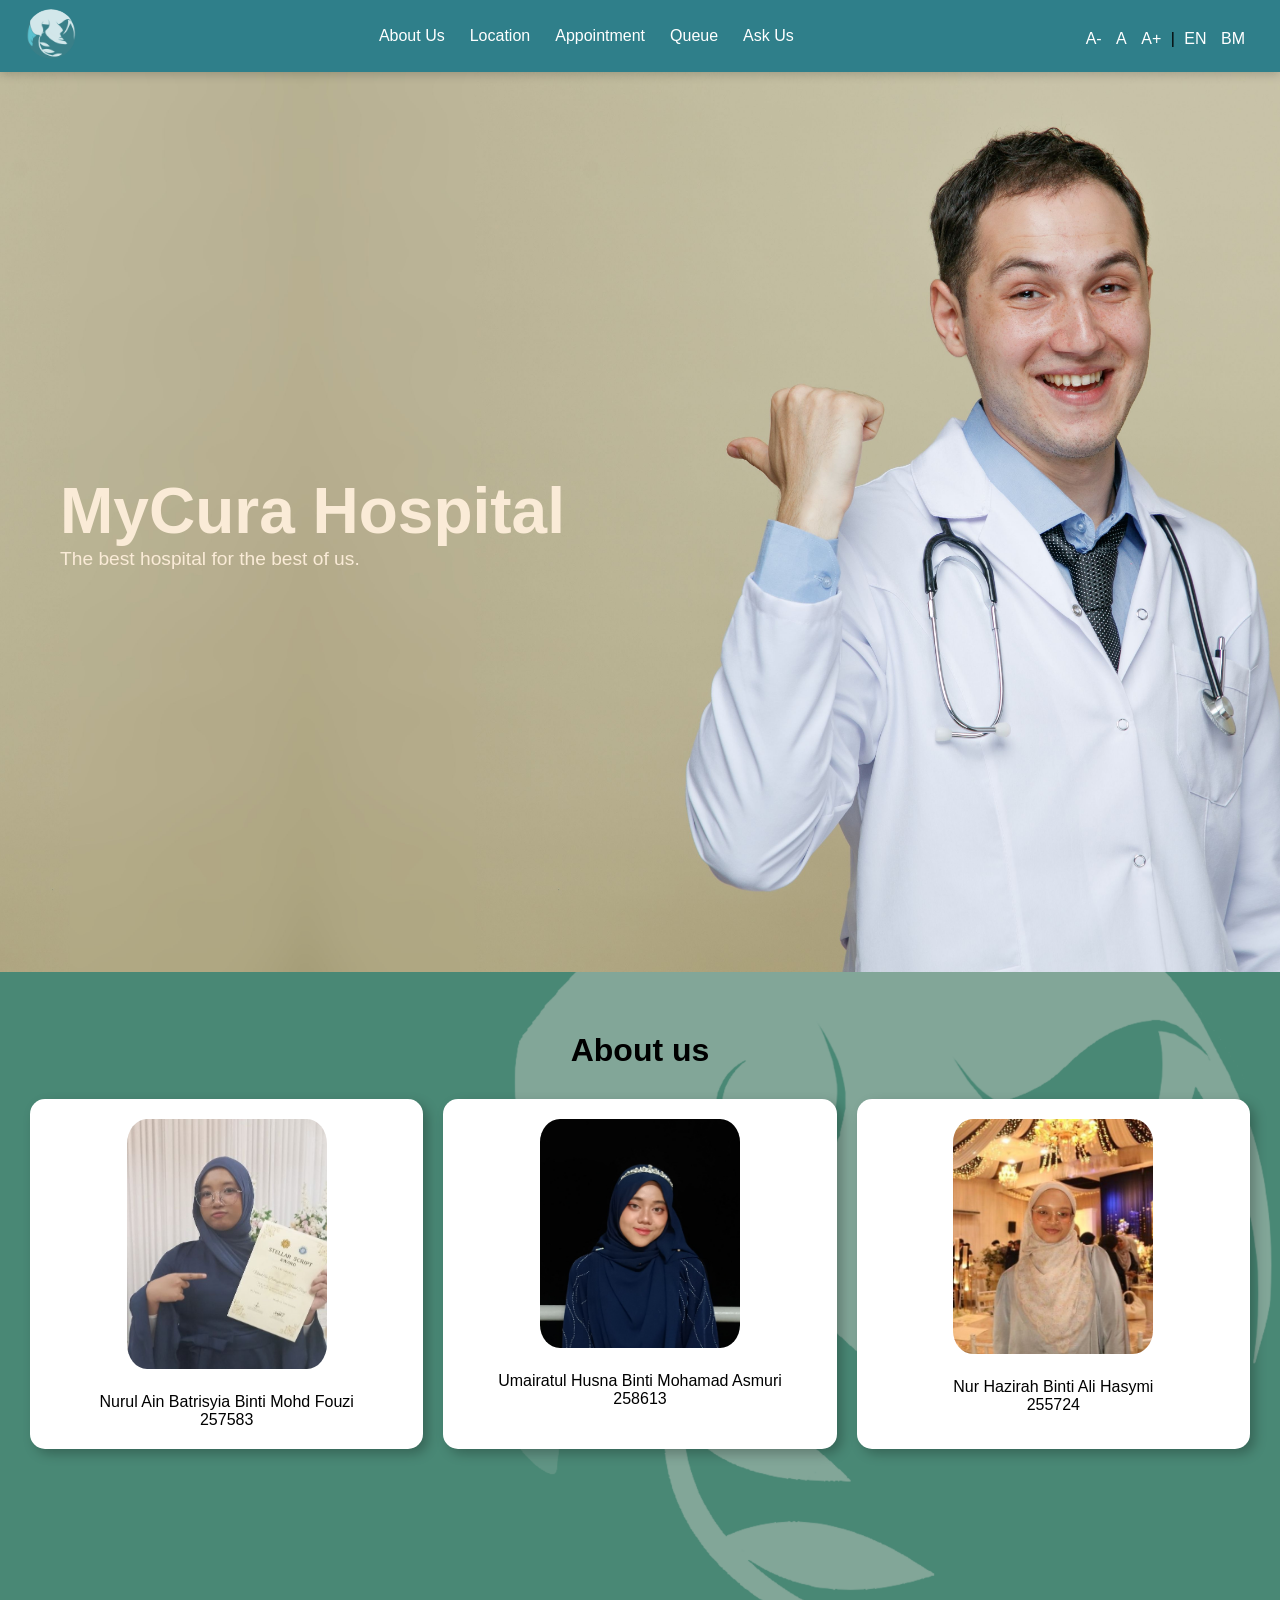
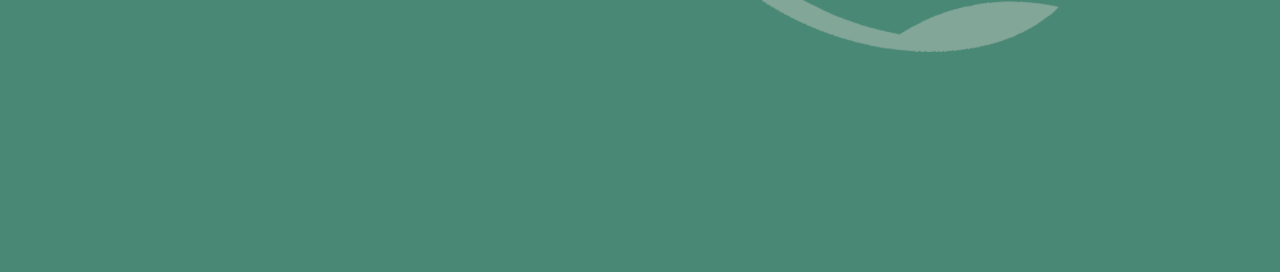
<file: index.html>
<!DOCTYPE html>
<html>
    <head>
    <meta charset="UTF-8">
    <meta name="viewport" content="width=device-width, initial-scale =1.0">
    <title>index</title>
    <link rel="stylesheet" href="index.css">
    </head>
    
    <body class="medium">
<div class="navbar">
    <div class="logo">
    <a href="index.html">
        <img src="img/logo.png" alt="To index">
    </a>
</div>

    <div class="menu">
        <a href="index.html#about-us" id="navAbout">About Us</a>
        <a href="location.html" id="navLocation">Location</a>
        <a href="app.html" id="navApp">Appointment</a>
        <a href="queue.html" id="navQueue">Queue</a>
        <a href="askDoctor.html" id="navAsk">Ask Us</a>
    </div>

    <div class="right">
        <span onclick="setFont('small')">A-</span>
        <span onclick="setFont('medium')">A</span>
        <span onclick="setFont('large')">A+</span>
        |
        <span onclick="setLang('en')">EN</span>
        <span onclick="setLang('bm')">BM</span>
    </div>
</div>
            <div id="mainhomepage">
                <div class="texthomepg">
                    <h1>MyCura Hospital</h1>
                    <p style="font-size: 120%;" id="navDesc">The best hospital for the best of us.</p>
                </div>
            </div>
            <div id="about-us">
                <h1>About us</h1>
                    <div class="team">
                       <div class="box">
                            <img src="img/ain.jpg">
                           <p>Nurul Ain Batrisyia Binti Mohd Fouzi</p>
                           <p>257583</p>
                        </div>

                      <div class="box">
                         <img src="img/husna.jpg">
                         <p>Umairatul Husna Binti Mohamad Asmuri</p>
                         <p>258613</p>
                         </div>

                    <div class="box">
                          <img src="img/haz.jpg">
                         <p>Nur Hazirah Binti Ali Hasymi</p>
                         <p>255724</p>
                  </div>
                </div>
            </div>

<script>

// FONT SIZE FUNCTION
function setFont(size){
    document.body.className = size;
}

// LANGUAGE DATA
const text = {
    en: {
        navAbout: "About Us",
        navLocation: "Location",
        navApp: "Appointment",
        navQueue: "Queue",
        navAsk: "Ask Us",
        navDesc: "The best hospital for the best of us."
    },
    bm: {
        navAbout: "Tentang Kami",
        navLocation: "Lokasi",
        navApp: "Temu Janji",
        navQueue: "Giliran",
        navAsk: "Tanya Kami",
        navDesc: "Hospital terbaik untuk yang terbaik."
    }
};

// CHANGE LANGUAGE
function setLang(lang){
    document.getElementById("navAbout").innerHTML = text[lang].navAbout;
    document.getElementById("navLocation").innerHTML = text[lang].navLocation;
    document.getElementById("navApp").innerHTML = text[lang].navApp;
    document.getElementById("navQueue").innerHTML = text[lang].navQueue;
    document.getElementById("navAsk").innerHTML = text[lang].navAsk;
    document.getElementById("navDesc").innerHTML = text[lang].navDesc;
}

</script>
    </body>
</html>
</file>
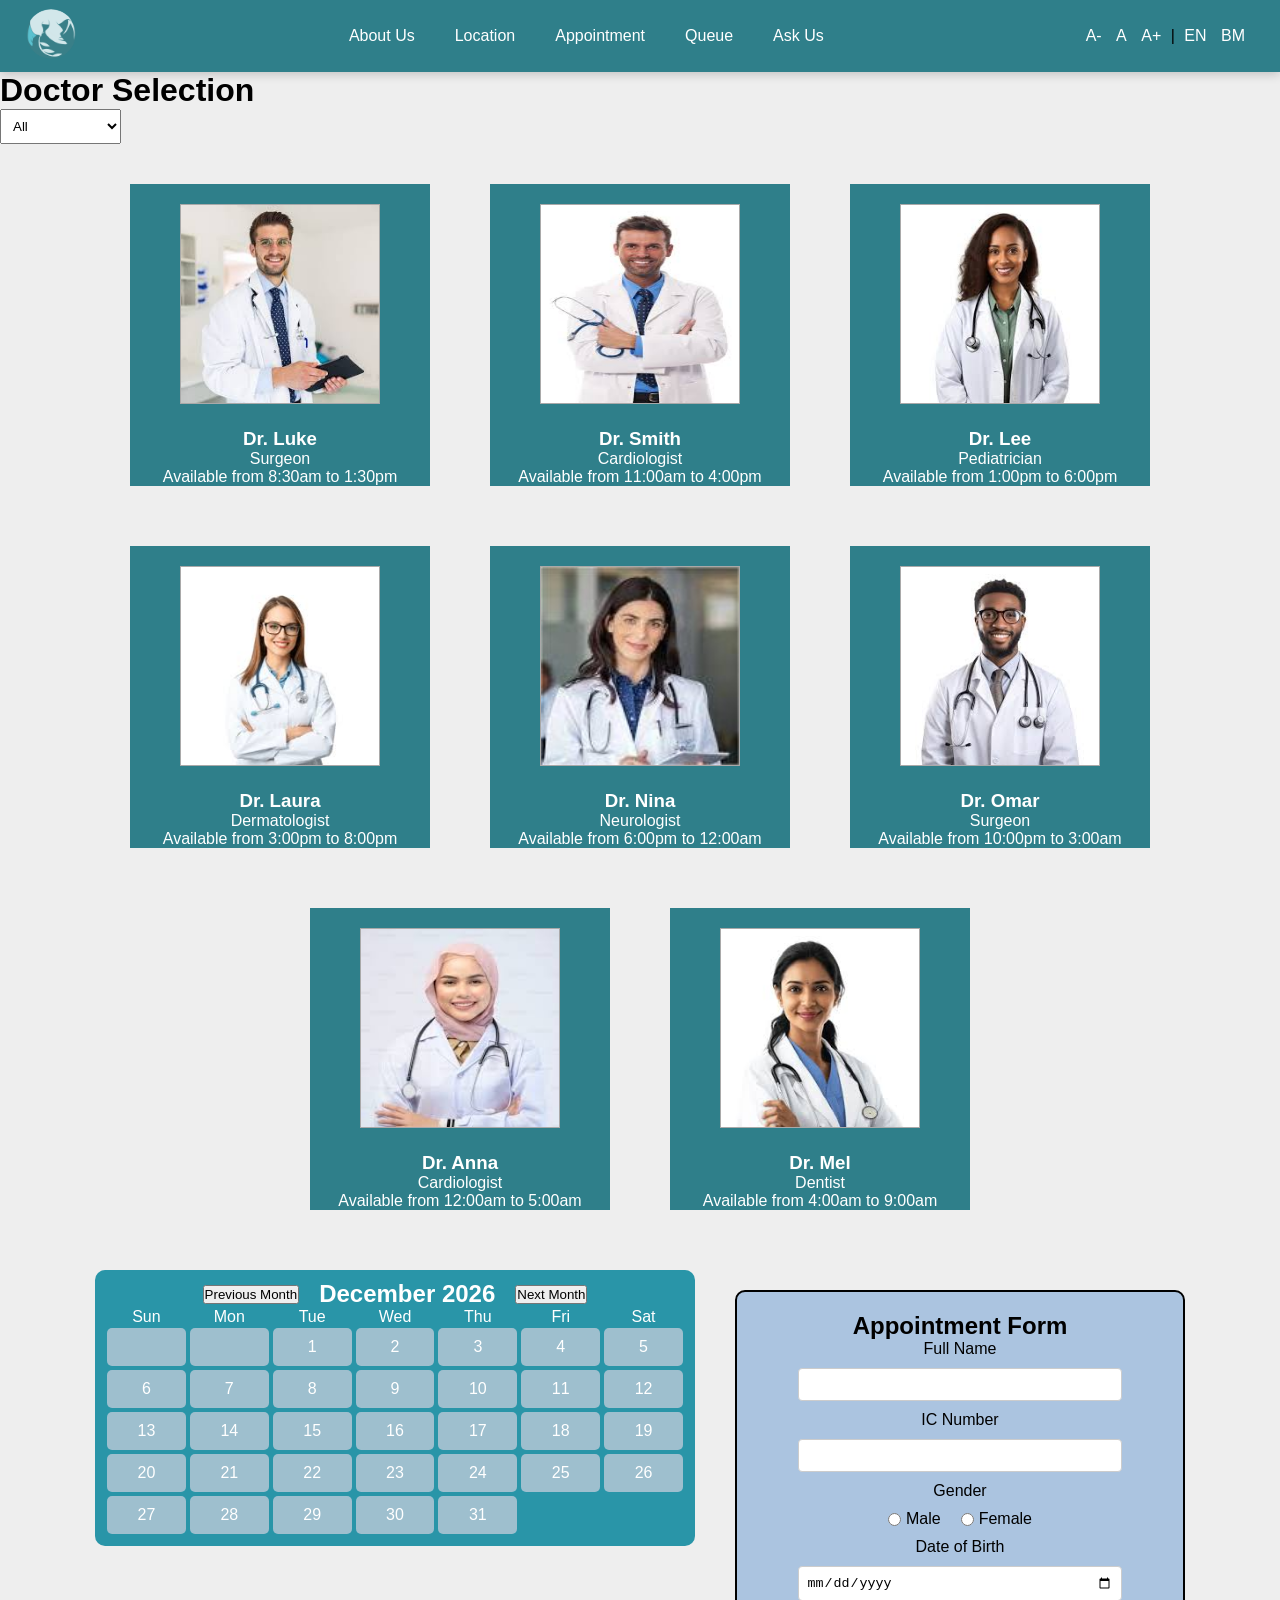
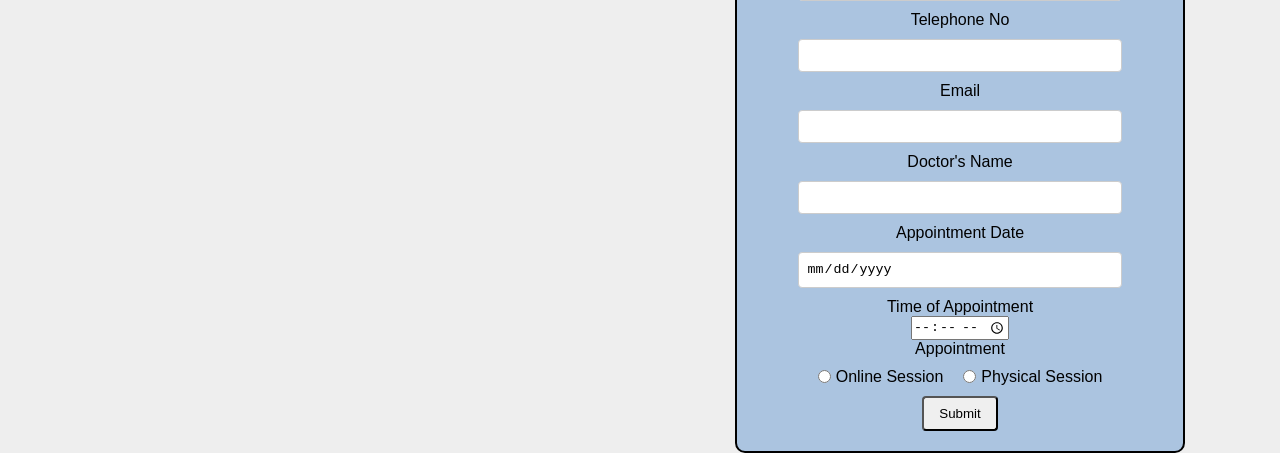
<file: app.html>
<!DOCTYPE html>
<html lang="en">

<head>
    <meta charset="UTF-8">
    <meta name="viewport" content="width=device-width, initial-scale=1.0">
    <title>Appointment</title>
    <link rel="stylesheet" href="app.css">
</head>

<body>
<div class="navbar">
    <div class="logo">
        <a href="index.html">
            <img src="img/logo.png" alt="To index">
        </a>
    </div>
    <div class="menu resizable medium-text">
        <a href="index.html#about-us" id="navAbout">About Us</a>
        <a href="location.html" id="navLocation">Location</a>
        <a href="app.html" id="navApp">Appointment</a>
        <a href="queue.html" id="navQueue">Queue</a>
        <a href="askDoctor.html" id="navAsk">Ask Us</a>
    </div>
    <div class="right resizable medium-text">
        <span onclick="setFont('small')">A-</span>
        <span onclick="setFont('medium')">A</span>
        <span onclick="setFont('large')">A+</span>
        |
        <span onclick="setLang('en')">EN</span>
        <span onclick="setLang('bm')">BM</span>
    </div>
</div>
<div id="content" class="resizable medium-text">
    <h1 id="title">Doctor Selection</h1>
    <select id="filter" onchange="filterDoctors()">
        <option value="all" id="allText">All</option>
        <option value="Surgeon">Surgeon</option>
        <option value="Cardiologist">Cardiologist</option>
        <option value="Pediatrician">Pediatrician</option>
        <option value="Dermatologist">Dermatologist</option>
        <option value="Neurologist">Neurologist</option>
        <option value="Dentist">Dentist</option>
    </select>
    <div id="doctorList"></div>
<div class="bottom">

    <div class="calendar">
        <div class="header">
            <button onclick="prevMonth()" id="prevBtn">Previous Month</button>
            <h2 id="monthYear"></h2>
            <button onclick="nextMonth()" id="nextBtn">Next Month</button>
        </div>
        <div class="days">
            <div id="sun">Sun</div>
            <div id="mon">Mon</div>
            <div id="tue">Tue</div>
            <div id="wed">Wed</div>
            <div id="thu">Thu</div>
            <div id="fri">Fri</div>
            <div id="sat">Sat</div>
        </div>
        <div id="dates" class="dates"></div>
    </div>

    <form id="appointmentForm">
        <h2 id="formTitle">Appointment Form</h2>
        <label id="fullNameLabel">Full Name</label><br>
        <input type="text" name="fname" required><br>
        <label id="icLabel">IC Number</label><br>
        <input type="text" name="icno" required><br>
        <label id="genderLabel">Gender</label><br>
        <div class="radio-group">
            <label>
                <input type="radio" name="gender" value="male" required>
                <span id="maleText">Male</span>
            </label>
            <label>
                <input type="radio" name="gender" value="female">
                <span id="femaleText">Female</span>
            </label>
        </div>
        <label id="dobLabel">Date of Birth</label><br>
        <input type="date" name="dob" required><br>
        <label id="telLabel">Telephone No</label><br>
        <input type="text" name="telno" required><br>
        <label id="emailLabel">Email</label><br>
        <input type="email" name="email" required><br>
        <label id="doctorLabel">Doctor's Name</label><br>
        <input type="text" id="docname" name="docname" readonly><br>
        <label id="dateLabel">Appointment Date</label><br>
        <input type="date" id="appointmentDate" name="app_date" readonly><br>
        <label id="timeLabel">Time of Appointment</label><br>
        <input type="time" name="app_time" required><br>
        <label id="appointmentLabel">Appointment</label><br>
        <div class="radio-group">
            <label>
                <input type="radio" name="app" value="Online Session" required>
                <span id="onlineText">Online Session</span>
            </label>
            <label>
                <input type="radio" name="app" value="Physical Session">
                <span id="physicalText">Physical Session</span>
            </label>
        </div>
        <input type="submit" value="Submit" id="submitBtn">
        <p id="successMsg"></p>
    </form>

</div>
</div>

<script>
// Doctor's data
let doctors = [
    {
        name: "Dr. Luke",
        speciality: "Surgeon",
        image: "doc_image/doc1.jpeg",
        caption:"Available from 8:30am to 1:30pm",
        availability: { start: "08:30", end: "13:30" }
    },

    {
        name: "Dr. Smith",
        speciality: "Cardiologist",
        image: "doc_image/doc2.jpeg",
        caption:"Available from 11:00am to 4:00pm",
        availability: { start: "11:00", end: "16:00" }
    },

    {
        name: "Dr. Lee",
        speciality: "Pediatrician",
        image:"doc_image/doc3.jpeg",
        caption:"Available from 1:00pm to 6:00pm",
        availability: { start: "13:00", end: "18:00" }
    },

    {
        name:"Dr. Laura",
        speciality: "Dermatologist",
        image:"doc_image/doc4.jpeg",
        caption:"Available from 3:00pm to 8:00pm",
        availability: { start: "15:00", end: "20:00" }
    },

    {
        name:"Dr. Nina",
        speciality: "Neurologist",
        image:"doc_image/doc5.jpeg",
        caption:"Available from 6:00pm to 12:00am",
        availability: { start: "18:00", end: "00:00" }
    },

    {
        name:"Dr. Omar",
        speciality: "Surgeon",
        image:"doc_image/doc6.jpg",
        caption:"Available from 10:00pm to 3:00am",
        availability: { start: "22:00", end: "03:00" }
    },

    {
        name:"Dr. Anna",
        speciality: "Cardiologist",
        image:"doc_image/doc7.jpg",
        caption:"Available from 12:00am to 5:00am",
        availability: { start: "00:00", end: "05:00" }
    },

    {
        name:"Dr. Mel",
        speciality:"Dentist",
        image:"doc_image/doc8.jpg",
        caption:"Available from 4:00am to 9:00am",
        availability: { start: "04:00", end: "09:00" }
    }
];

let currentLang = "en";

displayDoctors(doctors);

// Filter doctor
function filterDoctors()
{
    let selected = document.getElementById("filter").value;

    if(selected === "all")
    {
        displayDoctors(doctors);
    }

    else
    {
        let filtered =
        doctors.filter(doc => doc.speciality === selected);

        displayDoctors(filtered);
    }
}

// Display doctors
function displayDoctors(list)
{
    let container = document.getElementById("doctorList");

    container.innerHTML = "";

    for(let i = 0; i < list.length; i++)
    {
        let specialityText = list[i].speciality;
        let captionText = list[i].caption;

        // BM translation
        if(currentLang === "bm")
        {
            if(list[i].speciality === "Surgeon")
            {
                specialityText = "Pakar Bedah";
            }

            else if(list[i].speciality === "Cardiologist")
            {
                specialityText = "Pakar Jantung";
            }

            else if(list[i].speciality === "Pediatrician")
            {
                specialityText = "Pakar Kanak-Kanak";
            }

            else if(list[i].speciality === "Dermatologist")
            {
                specialityText = "Pakar Kulit";
            }

            else if(list[i].speciality === "Neurologist")
            {
                specialityText = "Pakar Saraf";
            }

            else if(list[i].speciality === "Dentist")
            {
                specialityText = "Doktor Gigi";
            }

            captionText = list[i].caption
            .replace("Available from", "Tersedia dari")
            .replace("to", "hingga");
        }

        container.innerHTML += `
        <div class="container"
        onclick="selectDoctor('${list[i].name}', this)">

            <img class="doc_img"
            src="${list[i].image}"
            width="200"
            height="200">

            <h3 class="imgcapt">${list[i].name}</h3>

            <p>${specialityText}</p>

            <p>${captionText}</p>

        </div>
        `;
    }
}

let selectedDoctor = null;

// Select doctor
function selectDoctor(name, element)
{
    let all = document.querySelectorAll(".container");

    all.forEach(d =>
    d.classList.remove("selectedDoctor"));

    element.classList.add("selectedDoctor");

    document.getElementById("docname").value = name;

    selectedDoctor =
    doctors.find(d => d.name === name);
}

// FORM SUBMIT
document.getElementById("appointmentForm")
.addEventListener("submit", function(e)
{
    e.preventDefault();

    let time =
    document.querySelector("input[name='app_time']").value;

    if(!selectedDoctor)
    {
        alert(text[currentLang].selectDoctor);
        return;
    }

    let start = selectedDoctor.availability.start;
    let end = selectedDoctor.availability.end;

    if(start < end)
    {
        if(time < start || time > end)
        {
            alert(`${text[currentLang].available} ${start} - ${end}`);
            return;
        }
    }

    else
    {
        if(!(time >= start || time <= end))
        {
            alert(`${text[currentLang].available} ${start} - ${end}`);
            return;
        }
    }

    document.getElementById("successMsg").innerText =
    text[currentLang].submitted;
});

// CALENDAR
let currentDate = new Date();

function renderCalendar()
{
    const dates = document.getElementById("dates");
    const monthYear = document.getElementById("monthYear");

    dates.innerHTML = "";

    let year = currentDate.getFullYear();
    let month = currentDate.getMonth();

    let firstDay =
    new Date(year, month, 1).getDay();

    let totalDays =
    new Date(year, month + 1, 0).getDate();

    monthYear.innerText =
    `${currentDate.toLocaleString("default",
    {month:"long", year:"numeric"})}`;

    for(let i = 0; i < firstDay; i++)
    {
        dates.innerHTML += `<div class="empty"></div>`;
    }

    let today = new Date();
    today.setHours(0,0,0,0);

    for(let i = 1; i <= totalDays; i++)
    {
        let checkDate = new Date(year, month, i);

        if(checkDate < today)
        {
            dates.innerHTML +=
            `<div class="empty">${i}</div>`;
        }

        else
        {
            dates.innerHTML +=
            `<div onclick="selectDate(${i}, this)">${i}</div>`;
        }
    }
}

function prevMonth()
{
    currentDate.setMonth(currentDate.getMonth() - 1);
    renderCalendar();
}

function nextMonth()
{
    currentDate.setMonth(currentDate.getMonth() + 1);
    renderCalendar();
}

function selectDate(day, element)
{
    let allDates =
    document.querySelectorAll("#dates div");

    allDates.forEach(d =>
    d.classList.remove("selected"));

    let month = currentDate.getMonth();
    let year = currentDate.getFullYear();

    element.classList.add("selected");

    let formattedDate =
    year + "-" +
    String(month + 1).padStart(2, '0') + "-" +
    String(day).padStart(2, '0');

    document.getElementById("appointmentDate").value =
    formattedDate;
}

renderCalendar();

// FONT SIZE
function setFont(size)
{
    let elements =
    document.getElementsByClassName("resizable");

    for(let i = 0; i < elements.length; i++)
    {
        elements[i].classList.remove("small-text");
        elements[i].classList.remove("medium-text");
        elements[i].classList.remove("large-text");

        if(size == "small")
        {
            elements[i].classList.add("small-text");
        }

        else if(size == "medium")
        {
            elements[i].classList.add("medium-text");
        }

        else
        {
            elements[i].classList.add("large-text");
        }
    }
}

// LANGUAGE DATA
const text =
{
    en:
    {
        navAbout: "About Us",
        navLocation: "Location",
        navApp: "Appointment",
        navQueue: "Queue",
        navAsk: "Ask Us",

        title: "Doctor Selection",

        all: "All",

        surgeon: "Surgeon",
        cardiologist: "Cardiologist",
        pediatrician: "Pediatrician",
        dermatologist: "Dermatologist",
        neurologist: "Neurologist",
        dentist: "Dentist",

        prev: "Previous Month",
        next: "Next Month",

        sun: "Sun",
        mon: "Mon",
        tue: "Tue",
        wed: "Wed",
        thu: "Thu",
        fri: "Fri",
        sat: "Sat",

        form: "Appointment Form",

        fullName: "Full Name",
        ic: "IC Number",
        gender: "Gender",
        male: "Male",
        female: "Female",

        dob: "Date of Birth",
        tel: "Telephone No",
        email: "Email",

        doctor: "Doctor's Name",

        appDate: "Appointment Date",
        appTime: "Time of Appointment",

        appointment: "Appointment",

        online: "Online Session",
        physical: "Physical Session",

        submit: "Submit",

        selectDoctor: "Please select a doctor first!",
        available: "Doctor only available between",
        submitted: "Your data has been submitted"
    },

    bm:
    {
        navAbout: "Tentang Kami",
        navLocation: "Lokasi",
        navApp: "Temu Janji",
        navQueue: "Giliran",
        navAsk: "Tanya Kami",

        title: "Pemilihan Doktor",

        all: "Semua",

        surgeon: "Pakar Bedah",
        cardiologist: "Pakar Jantung",
        pediatrician: "Pakar Kanak-Kanak",
        dermatologist: "Pakar Kulit",
        neurologist: "Pakar Saraf",
        dentist: "Doktor Gigi",

        prev: "Bulan Sebelum",
        next: "Bulan Seterusnya",

        sun: "Ahad",
        mon: "Isn",
        tue: "Sel",
        wed: "Rabu",
        thu: "Kha",
        fri: "Jum",
        sat: "Sab",

        form: "Borang Temu Janji",

        fullName: "Nama Penuh",
        ic: "Nombor IC",
        gender: "Jantina",
        male: "Lelaki",
        female: "Perempuan",

        dob: "Tarikh Lahir",
        tel: "No Telefon",
        email: "E-mel",

        doctor: "Nama Doktor",

        appDate: "Tarikh Temu Janji",
        appTime: "Masa Temu Janji",

        appointment: "Temu Janji",

        online: "Sesi Dalam Talian",
        physical: "Sesi Bersemuka",

        submit: "Hantar",

        selectDoctor: "Sila pilih doktor dahulu!",
        available: "Doktor hanya tersedia antara",
        submitted: "Data anda telah dihantar"
    }
};

// CHANGE LANGUAGE
function setLang(lang)
{
    currentLang = lang;

    // navbar
    document.getElementById("navAbout").innerHTML =
    text[lang].navAbout;

    document.getElementById("navLocation").innerHTML =
    text[lang].navLocation;

    document.getElementById("navApp").innerHTML =
    text[lang].navApp;

    document.getElementById("navQueue").innerHTML =
    text[lang].navQueue;

    document.getElementById("navAsk").innerHTML =
    text[lang].navAsk;

    // title
    document.getElementById("title").innerHTML =
    text[lang].title;

    // filter
    document.getElementById("allText").innerHTML =
    text[lang].all;

    document.querySelector("option[value='Surgeon']").innerHTML =
    text[lang].surgeon;

    document.querySelector("option[value='Cardiologist']").innerHTML =
    text[lang].cardiologist;

    document.querySelector("option[value='Pediatrician']").innerHTML =
    text[lang].pediatrician;

    document.querySelector("option[value='Dermatologist']").innerHTML =
    text[lang].dermatologist;

    document.querySelector("option[value='Neurologist']").innerHTML =
    text[lang].neurologist;

    document.querySelector("option[value='Dentist']").innerHTML =
    text[lang].dentist;

    // calendar
    document.getElementById("prevBtn").innerHTML =
    text[lang].prev;

    document.getElementById("nextBtn").innerHTML =
    text[lang].next;

    document.getElementById("sun").innerHTML =
    text[lang].sun;

    document.getElementById("mon").innerHTML =
    text[lang].mon;

    document.getElementById("tue").innerHTML =
    text[lang].tue;

    document.getElementById("wed").innerHTML =
    text[lang].wed;

    document.getElementById("thu").innerHTML =
    text[lang].thu;

    document.getElementById("fri").innerHTML =
    text[lang].fri;

    document.getElementById("sat").innerHTML =
    text[lang].sat;

    // form
    document.getElementById("formTitle").innerHTML =
    text[lang].form;

    document.getElementById("fullNameLabel").innerHTML =
    text[lang].fullName;

    document.getElementById("icLabel").innerHTML =
    text[lang].ic;

    document.getElementById("genderLabel").innerHTML =
    text[lang].gender;

    document.getElementById("maleText").innerHTML =
    text[lang].male;

    document.getElementById("femaleText").innerHTML =
    text[lang].female;

    document.getElementById("dobLabel").innerHTML =
    text[lang].dob;

    document.getElementById("telLabel").innerHTML =
    text[lang].tel;

    document.getElementById("emailLabel").innerHTML =
    text[lang].email;

    document.getElementById("doctorLabel").innerHTML =
    text[lang].doctor;

    document.getElementById("dateLabel").innerHTML =
    text[lang].appDate;

    document.getElementById("timeLabel").innerHTML =
    text[lang].appTime;

    document.getElementById("appointmentLabel").innerHTML =
    text[lang].appointment;

    document.getElementById("onlineText").innerHTML =
    text[lang].online;

    document.getElementById("physicalText").innerHTML =
    text[lang].physical;

    document.getElementById("submitBtn").value =
    text[lang].submit;

    // refresh doctor cards
    filterDoctors();
}
</script>
</body>
</html>
</file>
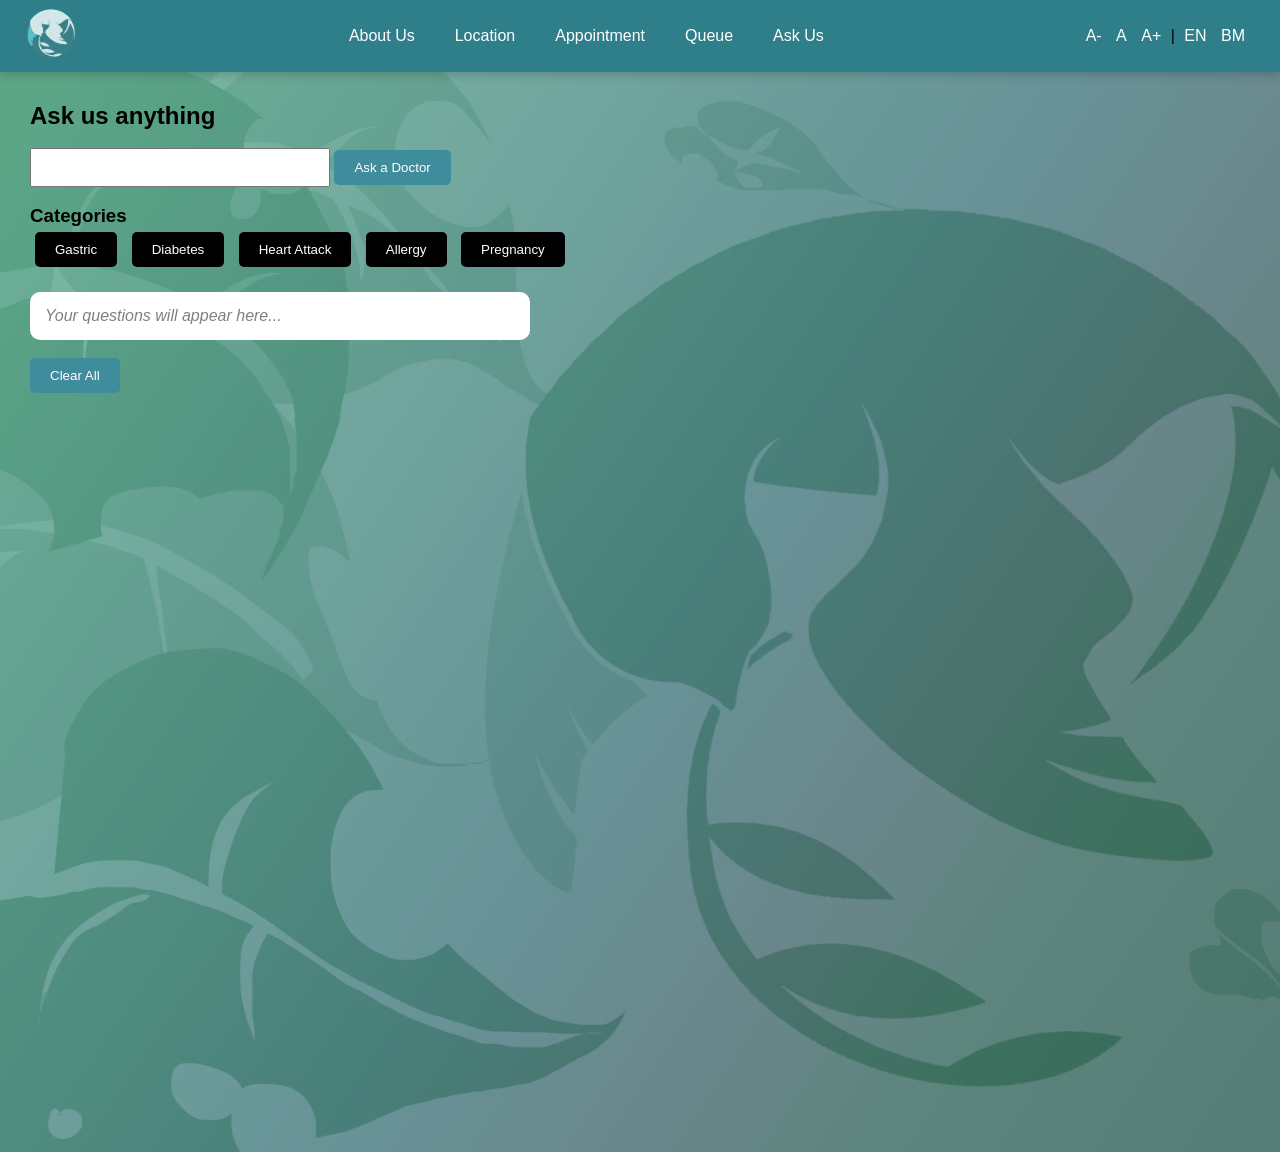
<file: askDoctor.html>
<!DOCTYPE html>
<html lang="en">
<head>
<meta charset="UTF-8">
<title>Ask Doctor</title>

<style>
    * {
    margin: 0;
    padding: 0;
    box-sizing: border-box;
}
body {
    font-family: Arial;
    margin: 0px;
    background: #eee;
    transition: 0.3s;
}

/* FONT */
body.small { font-size: 12px; }
body.medium { font-size: 16px; }
body.large { font-size: 20px; }

/* NAVBAR */
.navbar {
               position: sticky;
               top: 0;
               z-index: 1000;

               background: #2f7f8a;
               padding: 15px 30px;

               display: flex;
              justify-content: space-between;
                 align-items: center;

                 width: 100%;

                 box-shadow: 0 2px 10px rgba(0,0,0,0.2);
            }

            .logo {
                width: 42px;
                height: 42px;
               margin-right: 20px;

                display: flex;
                align-items: center;
                justify-content: center;
            }

            .logo img{
                width: 50px;
                height: 50px;
                object-fit: cover;
                border-radius: 50%;
            }

            .logo img:hover{
                transform: scale(1.05);
                transition: 0.2s;
            }

.content{
    background-image: url(img/askdocbg.png);
    background-size: cover;
    background-position: center;
    background-repeat:no-repeat;
    height: 120vh;
    padding: 30px;
}

/* MENU */
.menu {
    display: flex;
    gap: 40px;
}

.menu a {
    color: white;
    text-decoration: none;
}

.menu a:hover {
    color: #ffd700;
    border-bottom: 2px solid #ffd700;
}

/* RIGHT */
.right span {
    margin: 0 5px;
    cursor: pointer;
    color: white;
}

.right span:hover {
    color: #ffd700;
}

input {
    padding: 10px;
    width: 300px;
}

button {
    padding: 10px 20px;
    background: #3e8c9c;
    color: white;
    border: none;
    border-radius: 5px;
    cursor: pointer;
}

.category button {
    background: black;
    margin: 5px;
}

.category button:hover {
    background: #555;
}

.faq {
    background: white;
    padding: 15px;
    border-radius: 10px;
    margin-top: 20px;
    max-width: 500px;
}

#placeholderText {
    color: gray;
    font-style: italic;
}

.card {
    background: white;
    padding: 12px;
    margin-top: 10px;
    border-radius: 8px;
}
</style>
</head>

<body class="medium">

<!-- NAVBAR -->
<div class="navbar">
    <div class="logo">
    <a href="index.html">
        <img src="img/logo.png" alt="To index">
    </a>
</div>

    <div class="menu">
        <a href="index.html#about-us" id="navAbout">About Us</a>
        <a href="location.html" id="navLocation">Location</a>
        <a href="app.html" id="navApp">Appointment</a>
        <a href="queue.html" id="navQueue">Queue</a>
        <a href="askDoctor.html" id="navAsk">Ask Us</a>
    </div>

    <div class="right">
        <span onclick="setFont('small')">A-</span>
        <span onclick="setFont('medium')">A</span>
        <span onclick="setFont('large')">A+</span>
        |
        <span onclick="setLang('en')">EN</span>
        <span onclick="setLang('bm')">BM</span>
    </div>
</div>
</div>

<div class="content">

<h2 id="title">Ask us anything</h2>
<br>

<input type="text" id="question">
<button id="askBtn" onclick="submitQuestion()">Ask a Doctor</button>
<br><br>

<h3 id="categoryTitle">Categories</h3>

<div class="category">
    <button id="gastricBtn" onclick="showFAQ('Gastric')">Gastric</button>
    <button id="diabetesBtn" onclick="showFAQ('Diabetes')">Diabetes</button>
    <button id="heartBtn" onclick="showFAQ('Heart')">Heart Attack</button>
    <button id="allergyBtn" onclick="showFAQ('Allergy')">Allergy</button>
    <button id="pregnancyBtn" onclick="showFAQ('Pregnancy')">Pregnancy</button>
</div>

<div id="faqBox" class="faq">
    <p id="placeholderText">Your questions will appear here...</p>
</div>
<br>
<button id="clearBtn" onclick="clearAllQuestions()">Clear All</button>


</div>

<script>

/* ================= FONT ================= */
function setFont(size) {
    document.body.className = size;
}

/* ================= LANGUAGE DATA ================= */
const text = {

    en: {
        navAbout: "About Us",
        navLocation: "Location",
        navApp: "Appointment",
        navQueue: "Queue",
        navAsk: "Ask Us",

        title: "Ask us anything",
        askBtn: "Ask a Doctor",
        category: "Categories",

        gastric: "Gastric",
        diabetes: "Diabetes",
        heart: "Heart Attack",
        allergy: "Allergy",
        pregnancy: "Pregnancy",

        placeholder: "Your questions will appear here...",
        clear: "Clear All",

        empty: "Enter your question!",
        reply: "Reply coming soon...",
        you: "You",
        doctor: "Doctor"
    },

    bm: {
        navAbout: "Tentang Kami",
        navLocation: "Lokasi",
        navApp: "Temu Janji",
        navQueue: "Giliran",
        navAsk: "Tanya Kami",

        title: "Tanya Kami Apa Sahaja",
        askBtn: "Tanya Doktor",
        category: "Kategori",

        gastric: "Gastrik",
        diabetes: "Diabetes",
        heart: "Serangan Jantung",
        allergy: "Alahan",
        pregnancy: "Kehamilan",

        placeholder: "Soalan anda akan dipaparkan di sini...",
        clear: "Padam Semua",

        empty: "Masukkan soalan anda!",
        reply: "Balasan akan datang tidak lama lagi...",
        you: "Anda",
        doctor: "Doktor"
    }
};

let currentLang = "en";

/* ================= FAQ DATA ================= */
let faqData = {};

/* ================= AJAX LOAD JSON ================= */
fetch("faq.json")
.then(function(response) {
    return response.json();
})
.then(function(data) {
    faqData = data;
})
.catch(function(error) {
    console.log("Error loading JSON:", error);
});

/* ================= LOCAL STORAGE ================= */
let questionFeed =
JSON.parse(localStorage.getItem("questions")) || [];

/* ================= SUBMIT QUESTION ================= */
function submitQuestion() {

    let q = document.getElementById("question").value;

    if(q === "") {
        alert(text[currentLang].empty);
        return;
    }

    questionFeed.push({
        question: q,
        time: new Date().toLocaleString()
    });

    localStorage.setItem(
        "questions",
        JSON.stringify(questionFeed)
    );

    renderQuestions();

    document.getElementById("question").value = "";
}

/* ================= RENDER QUESTIONS ================= */
function renderQuestions() {

    const box = document.getElementById("faqBox");

    box.innerHTML = "";

    if(questionFeed.length === 0) {

        box.innerHTML =
        "<p id='placeholderText'>" +
        text[currentLang].placeholder +
        "</p>";

        return;
    }

    for(let i = questionFeed.length - 1; i >= 0; i--) {

        let item = questionFeed[i];

        box.innerHTML += `
        <div class="card">

            <p>
            <b>${text[currentLang].you}:</b>
            ${item.question}
            </p>

            <small>${item.time}</small>

            <p>
            <b>${text[currentLang].doctor}:</b>
            ${text[currentLang].reply}
            </p>

        </div>
        `;
    }
}

/* ================= SHOW FAQ ================= */
function showFAQ(cat) {

    let data = faqData[cat];

    let title = cat;

    if(currentLang === "bm") {

        if(cat === "Gastric") {
            title = "Gastrik";
        }

        else if(cat === "Heart") {
            title = "Serangan Jantung";
        }

        else if(cat === "Allergy") {
            title = "Alahan";
        }

        else if(cat === "Pregnancy") {
            title = "Kehamilan";
        }
    }

    let output = "<h4>" + title + "</h4>";

    for(let i = 0; i < data.length; i++) {

        output +=
        "<p><b>Q:</b> " +
        data[i].q +
        "</p>";

        output +=
        "<p><b>A:</b> " +
        data[i].a +
        "</p><hr>";
    }

    document.getElementById("faqBox").innerHTML = output;
}

/* ================= CLEAR ================= */
function clearAllQuestions() {

    localStorage.removeItem("questions");

    questionFeed = [];

    renderQuestions();
}

/* ================= CHANGE LANGUAGE ================= */
function setLang(lang) {

    currentLang = lang;

    /* NAVBAR */
    document.getElementById("navAbout").innerHTML =
    text[lang].navAbout;

    document.getElementById("navLocation").innerHTML =
    text[lang].navLocation;

    document.getElementById("navApp").innerHTML =
    text[lang].navApp;

    document.getElementById("navQueue").innerHTML =
    text[lang].navQueue;

    document.getElementById("navAsk").innerHTML =
    text[lang].navAsk;

    /* TITLE */
    document.getElementById("title").innerHTML =
    text[lang].title;

    /* BUTTON */
    document.getElementById("askBtn").innerHTML =
    text[lang].askBtn;

    /* CATEGORY */
    document.getElementById("categoryTitle").innerHTML =
    text[lang].category;

    /* CATEGORY BUTTON */
    document.getElementById("gastricBtn").innerHTML =
    text[lang].gastric;

    document.getElementById("diabetesBtn").innerHTML =
    text[lang].diabetes;

    document.getElementById("heartBtn").innerHTML =
    text[lang].heart;

    document.getElementById("allergyBtn").innerHTML =
    text[lang].allergy;

    document.getElementById("pregnancyBtn").innerHTML =
    text[lang].pregnancy;

    /* CLEAR BUTTON */
    document.getElementById("clearBtn").innerHTML =
    text[lang].clear;

    renderQuestions();
}

/* ================= LOAD ================= */
window.onload = function() {

    renderQuestions();
}

</script>
<script>
    function clearAllQuestions() {
    localStorage.removeItem("questions");
    questionFeed = [];
    renderQuestions();
}
</script>

</body>
</html>
</file>
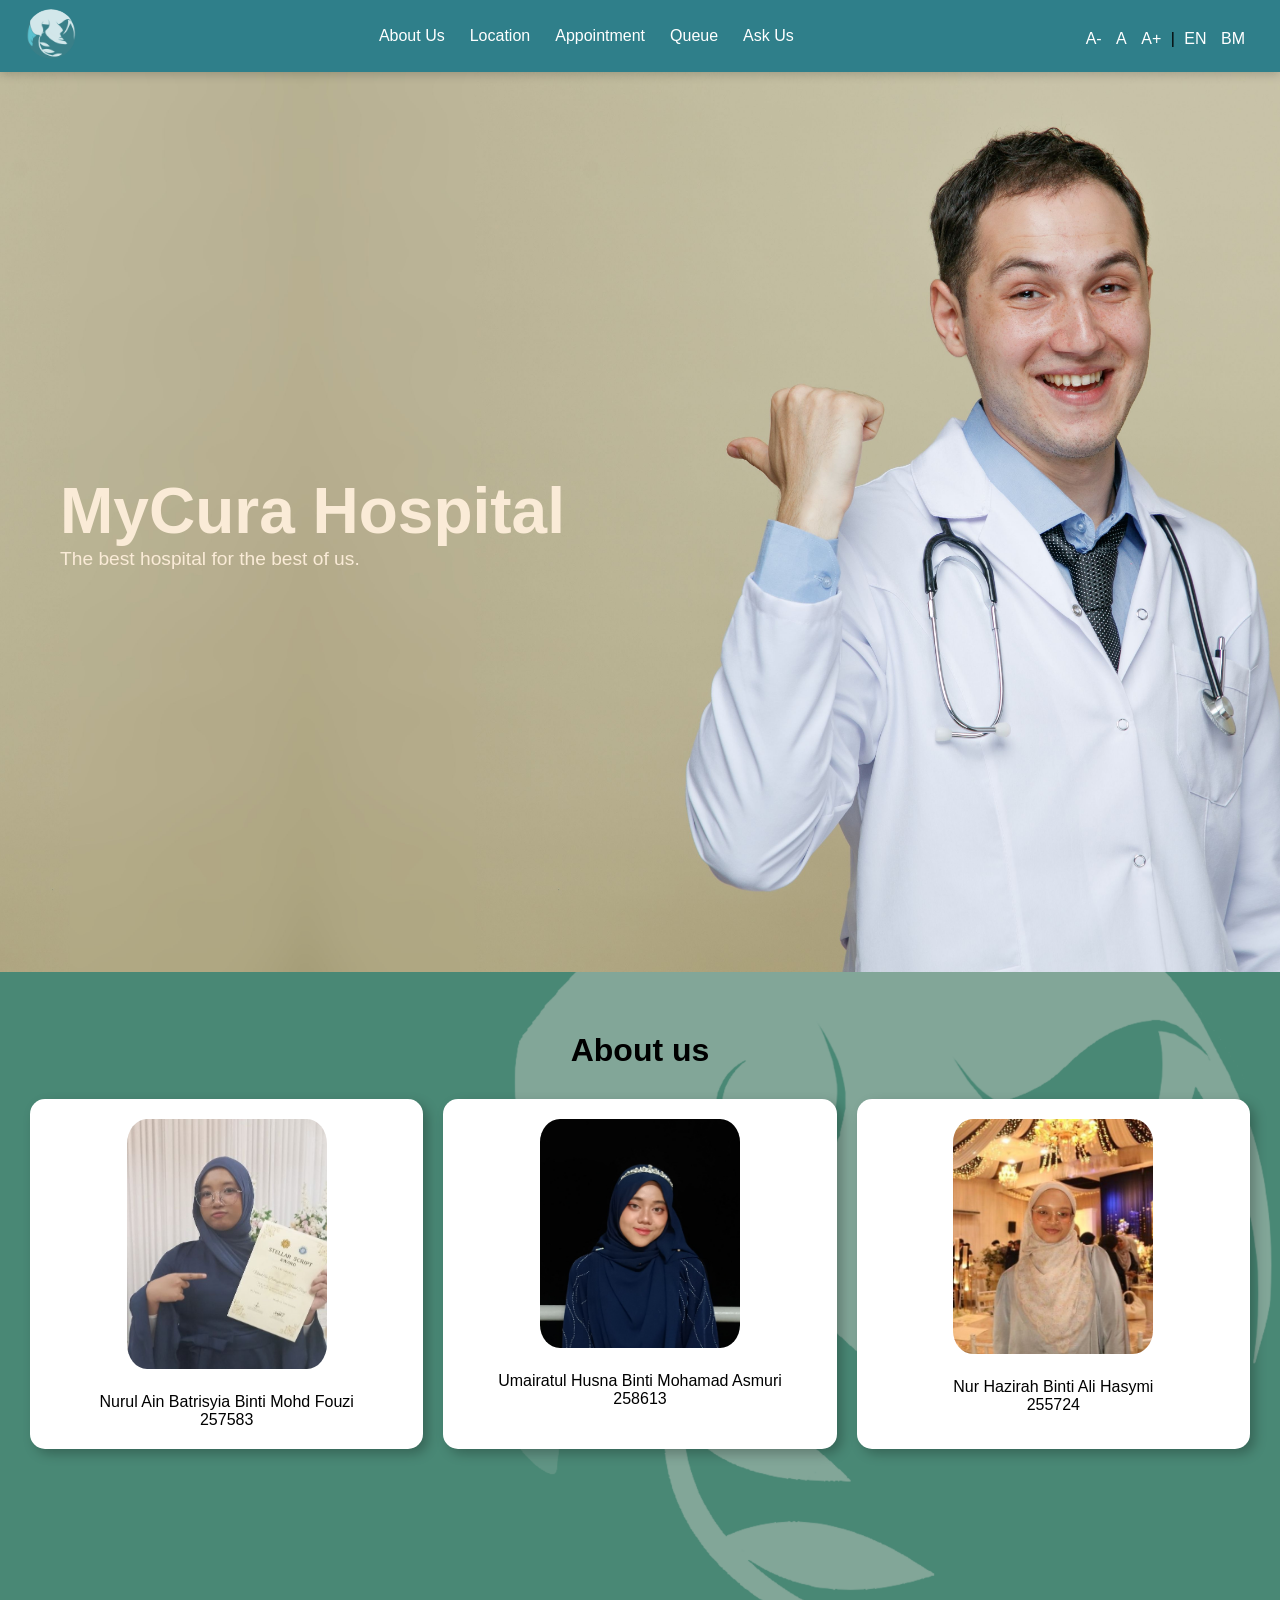
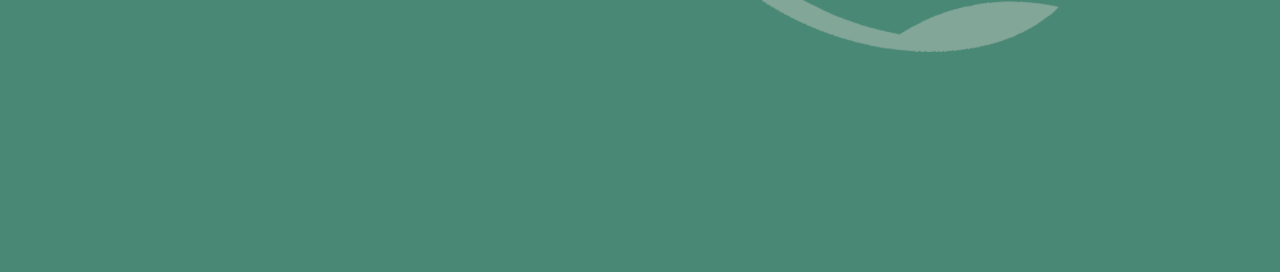
<file: homepage.html>
<!DOCTYPE html>
<html>
    <head>
    <meta charset="UTF-8">
    <meta name="viewport" content="width=device-width, initial-scale =1.0">
    <title>Homepage</title>
    <link rel="stylesheet" href="homepage.css">
    </head>
    
    <body class="medium">
<div class="navbar">
    <div class="logo">
    <a href="homepage.html">
        <img src="img/logo.png" alt="To homepage">
    </a>
</div>

    <div class="menu">
        <a href="homepage.html#about-us" id="navAbout">About Us</a>
        <a href="location.html" id="navLocation">Location</a>
        <a href="app.html" id="navApp">Appointment</a>
        <a href="queue.html" id="navQueue">Queue</a>
        <a href="askDoctor.html" id="navAsk">Ask Us</a>
    </div>

    <div class="right">
        <span onclick="setFont('small')">A-</span>
        <span onclick="setFont('medium')">A</span>
        <span onclick="setFont('large')">A+</span>
        |
        <span onclick="setLang('en')">EN</span>
        <span onclick="setLang('bm')">BM</span>
    </div>
</div>
            <div id="mainhomepage">
                <div class="texthomepg">
                    <h1>MyCura Hospital</h1>
                    <p style="font-size: 120%;" id="navDesc">The best hospital for the best of us.</p>
                </div>
            </div>
            <div id="about-us">
                <h1>About us</h1>
                    <div class="team">
                       <div class="box">
                            <img src="img/ain.jpg">
                           <p>Nurul Ain Batrisyia Binti Mohd Fouzi</p>
                           <p>257583</p>
                        </div>

                      <div class="box">
                         <img src="img/husna.jpg">
                         <p>Umairatul Husna Binti Mohamad Asmuri</p>
                         <p>258613</p>
                         </div>

                    <div class="box">
                          <img src="img/haz.jpg">
                         <p>Nur Hazirah Binti Ali Hasymi</p>
                         <p>255724</p>
                  </div>
                </div>
            </div>

<script>

// FONT SIZE FUNCTION
function setFont(size){
    document.body.className = size;
}

// LANGUAGE DATA
const text = {
    en: {
        navAbout: "About Us",
        navLocation: "Location",
        navApp: "Appointment",
        navQueue: "Queue",
        navAsk: "Ask Us",
        navDesc: "The best hospital for the best of us."
    },
    bm: {
        navAbout: "Tentang Kami",
        navLocation: "Lokasi",
        navApp: "Temu Janji",
        navQueue: "Giliran",
        navAsk: "Tanya Kami",
        navDesc: "Hospital terbaik untuk yang terbaik."
    }
};

// CHANGE LANGUAGE
function setLang(lang){
    document.getElementById("navAbout").innerHTML = text[lang].navAbout;
    document.getElementById("navLocation").innerHTML = text[lang].navLocation;
    document.getElementById("navApp").innerHTML = text[lang].navApp;
    document.getElementById("navQueue").innerHTML = text[lang].navQueue;
    document.getElementById("navAsk").innerHTML = text[lang].navAsk;
    document.getElementById("navDesc").innerHTML = text[lang].navDesc;
}

</script>
    </body>
</html>
</file>
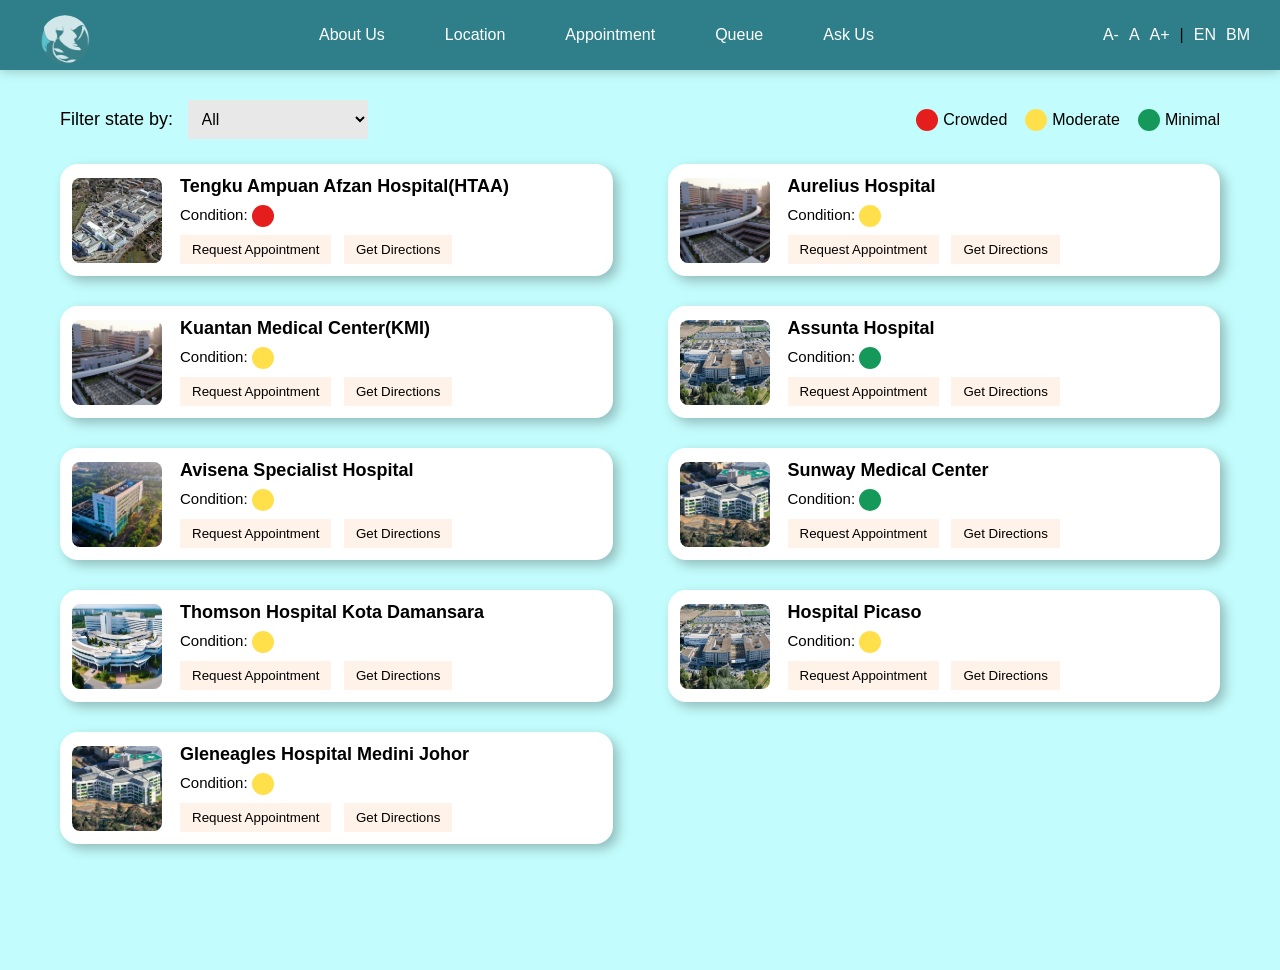
<file: location.html>
<!DOCTYPE html>
<html lang="en">
<head>
  <meta charset="UTF-8">
  <meta name="viewport" content="width=device-width, initial-scale=1.0">
  <title>Hospital Locator</title>
  <link rel="stylesheet" href="location.css">
  <style>
    /* Reset */
    * { margin:0; padding:0; box-sizing:border-box; }
    body { font-family: Arial, sans-serif; background: #eee; transition: font-size 0.3s ease-in-out; }
    body.small { font-size: 12px; }
    body.medium { font-size: 16px; }
    body.large { font-size: 20px; }

    /* Navbar */
    .navbar {
      position: sticky; top: 0; z-index: 1000;
      background: #2f7f8a; padding: 15px 30px;
      display: flex; justify-content: space-between; align-items: center;
      width: 100%; box-shadow: 0 2px 10px rgba(0,0,0,0.2);
      min-height: 60px;
    }
    .logo img { width: 50px; height: 50px; border-radius: 50%; object-fit: cover; }
    .menu { display: flex; gap: 40px; }
    .menu a { color: white; text-decoration: none; }
    .menu a:hover { color: #ffd700; border-bottom: 2px solid #ffd700; }
    .right { display: flex; align-items: center; gap: 10px; flex-wrap: nowrap; }
    .right span { cursor: pointer; color: white; white-space: nowrap; }
    .right span:hover { color: #ffd700; }

    /* Page background */
    .location-page { min-height: 100vh; padding: 30px 60px; background-color: rgb(195, 252, 252); }

    /* Top filter area */
    .top-section { display: flex; justify-content: space-between; align-items: center; margin-bottom: 25px; }
    .filter label { font-size: 18px; margin-right: 10px; }
    .filter select { width: 180px; padding: 10px; border: none; background-color: #e8e8e8; font-size: 16px; }

    /* Legend */
    .legend { display: flex; gap: 18px; font-size: 16px; }
    .legend span { display: flex; align-items: center; gap: 5px; }

    /* Status dots */
    .dot { display: inline-block; width: 22px; height: 22px; border-radius: 50%; }
    .red { background-color: #e51d1d; }
    .yellow { background-color: #ffe04b; }
    .green { background-color: #15995b; }

    /* Hospital cards */
    .hospital-container { display: grid; grid-template-columns: repeat(2, 1fr); gap: 30px 55px; }
    .hospital-card {
      background-color: white; border-radius: 18px; padding: 12px;
      display: flex; align-items: center; gap: 18px;
      box-shadow: 5px 5px 12px rgba(0,0,0,0.25);
    }
    .hospital-card img { width: 90px; height: 85px; object-fit: cover; border-radius: 8px; }
    .hospital-info h2 { font-size: 18px; margin-bottom: 8px; }
    .hospital-info p { font-size: 15px; margin-bottom: 8px; }
    .hospital-info button {
      border: none; background-color: #fff2e8;
      padding: 7px 12px; cursor: pointer; margin-right: 8px;
    }
    .hospital-info button:hover { background-color: #ffd7bd; }

    /* Responsive */
    @media screen and (max-width: 768px) {
      .hospital-container { grid-template-columns: 1fr; }
      .top-section { flex-direction: column; align-items: flex-start; gap: 20px; }
    }
  </style>
</head>
<body class="medium">

  <!-- Navbar -->
  <div class="navbar">
    <div class="logo"><a href="index.html"><img src="img/logo.png" alt="Logo"></a></div>
    <div class="menu">
      <a href="index.html#about-us" id="navAbout">About Us</a>
      <a href="location.html" id="navLocation">Location</a>
      <a href="app.html" id="navApp">Appointment</a>
      <a href="queue.html" id="navQueue">Queue</a>
      <a href="askDoctor.html" id="navAsk">Ask Us</a>
    </div>
    <div class="right">
      <span onclick="setFont('small')">A-</span>
      <span onclick="setFont('medium')">A</span>
      <span onclick="setFont('large')">A+</span>
      |
      <span onclick="setLang('en')">EN</span>
      <span onclick="setLang('bm')">BM</span>
    </div>
  </div>

  <!-- Page Content -->
  <div class="location-page">
    <div class="top-section">
      <div class="filter">
        <label for="stateFilter">Filter state by:</label>
        <select id="stateFilter" onchange="filterHospital()">
          <option value="all">All</option>
          <option value="pahang">Pahang</option>
          <option value="selangor">Selangor</option>
          <option value="kl">Kuala Lumpur</option>
          <option value="johor">Johor</option>
        </select>
      </div>
      <div class="legend">
        <span><span class="dot red"></span>Crowded</span>
        <span><span class="dot yellow"></span>Moderate</span>
        <span><span class="dot green"></span>Minimal</span>
      </div>
    </div>

    <!-- Hospital Cards -->
    <div class="hospital-container">
      <div class="hospital-card" id="pahang">
        <img src="hospi_img/hospital(1).png" alt="Hospital image">
        <div class="hospital-info">
          <h2>Tengku Ampuan Afzan Hospital(HTAA)</h2>
          <p>Condition: <span class="dot red"></span></p>
          <button><a href="app.html" style="text-decoration:none;color:black;">Request Appointment</a></button>
          <button onclick="openMap('Hospital Tengku Ampuan Afzan, Kuantan, Pahang, Malaysia')">Get Directions</button>
        </div>
      </div>

      <div class="hospital-card" id="pahang">
        <img src="hospi_img/hospital(2).png" alt="Hospital image">
          <div class="hospital-info">
            <h2>Aurelius Hospital</h2>
            <p>Condition: <span class="dot yellow"></span></p>
            <button><a href="app.html" style="text-decoration:none;color:black;">Request Appointment</a></button>
            <button onclick="openMap('Aurelius Hospital')">Get Directions</button>
          </div>
      </div>

      <!-- Repeat for other hospitals -->
       <div class="hospital-card" id="pahang">
        <img src="hospi_img/hospital(2).png" alt="Hospital image">
          <div class="hospital-info">
            <h2>Kuantan Medical Center(KMI)</h2>
            <p>Condition: <span class="dot yellow"></span></p>
            <button><a href="app.html" style="text-decoration:none;color:black;">Request Appointment</a></button>
            <button onclick="openMap('KMI Kuantan Medical Center')">Get Directions</button>
          </div>
      </div>

      <div class="hospital-card" id="selangor">
        <img src="hospi_img/hospital(7).png" alt="Hospital image">
          <div class="hospital-info">
            <h2>Assunta Hospital</h2>
            <p>Condition: <span class="dot green"></span></p>
            <button><a href="app.html" style="text-decoration:none;color:black;">Request Appointment</a></button>
            <button onclick="openMap('Assunta Hospital')">Get Directions</button>
          </div>
      </div>

      <div class="hospital-card" id="selangor">
        <img src="hospi_img/hospital(4).png" alt="Hospital image">
          <div class="hospital-info">
            <h2>Avisena Specialist Hospital</h2>
            <p>Condition: <span class="dot yellow"></span></p>
            <button><a href="app.html" style="text-decoration:none;color:black;">Request Appointment</a></button>
            <button onclick="openMap('Avisena Specialist Hospital, Shah Alam, Selangor')">Get Directions</button>
          </div>
      </div>

      <div class="hospital-card" id="selangor">
        <img src="hospi_img/hospital(5).png" alt="Hospital image">
          <div class="hospital-info">
            <h2>Sunway Medical Center</h2>
            <p>Condition: <span class="dot green"></span></p>
            <button><a href="app.html" style="text-decoration:none;color:black;">Request Appointment</a></button>
            <button onclick="openMap('Sunway Medical Center, Subang Jaya, Selangor')">Get Directions</button>
          </div>
      </div>

      <div class="hospital-card" id="selangor">
        <img src="hospi_img/hospital(6).png" alt="Hospital image">
          <div class="hospital-info">
            <h2>Thomson Hospital Kota Damansara</h2>
            <p>Condition: <span class="dot yellow"></span></p>
            <button><a href="app.html" style="text-decoration:none;color:black;">Request Appointment</a></button>
            <button onclick="openMap('Thomson Hospital Kota Damansara,Petaling Jaya, Selangor')">Get Directions</button>
          </div>
      </div>

      <div class="hospital-card" id="kl">
        <img src="hospi_img/hospital(7).png" alt="Hospital image">
          <div class="hospital-info">
            <h2>Hospital Picaso</h2>
            <p>Condition: <span class="dot yellow"></span></p>
            <button><a href="app.html" style="text-decoration:none;color:black;">Request Appointment</a></button>
            <button onclick="openMap('Hospital Picaso ,Petaling Jaya, Selangor')">Get Directions</button>
          </div>
      </div>

      <div class="hospital-card" id="johor">
        <img src="hospi_img/hospital(5).png" alt="Hospital image">
          <div class="hospital-info">
            <h2>Gleneagles Hospital Medini Johor</h2>
            <p>Condition: <span class="dot yellow"></span></p>
            <button><a href="app.html" style="text-decoration:none;color:black;">Request Appointment</a></button>
            <button onclick="openMap('Gleneagles Hospital Medini Johor, Iskandar Puteri, Johor')">Get Directions</button>
          </div>
      </div>
      

    </div>
  </div>

  <script>

  // Filter hospitals by state
  function filterHospital() {
    let selectedState = document.getElementById("stateFilter").value;
    let hospitals = document.getElementsByClassName("hospital-card");

    for (let i = 0; i < hospitals.length; i++) {
      hospitals[i].style.display =
        (selectedState === "all" || hospitals[i].id === selectedState)
        ? "flex"
        : "none";
    }
  }

  // Font size toggle
  function setFont(size){
    document.body.classList.remove("small","medium","large");
    document.body.classList.add(size);
  }

  // Language toggle
  const text = {
    en: {
      navAbout:"About Us",
      navLocation:"Location",
      navApp:"Appointment",
      navQueue:"Queue",
      navAsk:"Ask Us",

      filter:"Filter state by:",
      all:"All",

      crowded:"Crowded",
      moderate:"Moderate",
      minimal:"Minimal",

      condition:"Condition:",
      request:"Request Appointment",
      direction:"Get Directions"
    },

    bm: {
      navAbout:"Tentang Kami",
      navLocation:"Lokasi",
      navApp:"Temu Janji",
      navQueue:"Giliran",
      navAsk:"Tanya Kami",

      filter:"Tapis negeri:",
      all:"Semua",

      crowded:"Sesak",
      moderate:"Sederhana",
      minimal:"Kurang Sesak",

      condition:"Keadaan:",
      request:"Mohon Temu Janji",
      direction:"Dapatkan Arah"
    }
  };

  function setLang(lang){

    // NAVBAR
    document.getElementById("navAbout").innerHTML = text[lang].navAbout;
    document.getElementById("navLocation").innerHTML = text[lang].navLocation;
    document.getElementById("navApp").innerHTML = text[lang].navApp;
    document.getElementById("navQueue").innerHTML = text[lang].navQueue;
    document.getElementById("navAsk").innerHTML = text[lang].navAsk;

    // FILTER LABEL
    document.querySelector("label[for='stateFilter']").innerHTML =
      text[lang].filter;

    // FILTER OPTIONS
    let options = document.querySelectorAll("#stateFilter option");

    options[0].innerHTML = text[lang].all;

    // LEGEND
let legendItems = document.querySelectorAll(".legend > span");

legendItems[0].innerHTML =
  `<span class="dot red"></span>${text[lang].crowded}`;

legendItems[1].innerHTML =
  `<span class="dot yellow"></span>${text[lang].moderate}`;

legendItems[2].innerHTML =
  `<span class="dot green"></span>${text[lang].minimal}`;

    // CONDITION TEXT
    let conditions = document.querySelectorAll(".hospital-info p");

    for(let i = 0; i < conditions.length; i++) {

      let dot = conditions[i].innerHTML.match(/<span.*<\/span>/);

      conditions[i].innerHTML =
        text[lang].condition + " " + dot[0];
    }

    // BUTTONS
    let buttons = document.querySelectorAll(".hospital-info button a");

    for(let i = 0; i < buttons.length; i++) {
      buttons[i].innerHTML = text[lang].request;
    }

    let mapButtons = document.querySelectorAll(".hospital-info button:nth-child(4)");

    for(let i = 0; i < mapButtons.length; i++) {
      mapButtons[i].innerHTML = text[lang].direction;
    }
  }

  // Google Maps Directions
  function openMap(destination){
    const url = `https://www.google.com/maps/dir/?api=1&destination=${encodeURIComponent(destination)}`;
    window.open(url, "_blank");
  }

</script>

</body>
</html>
</file>
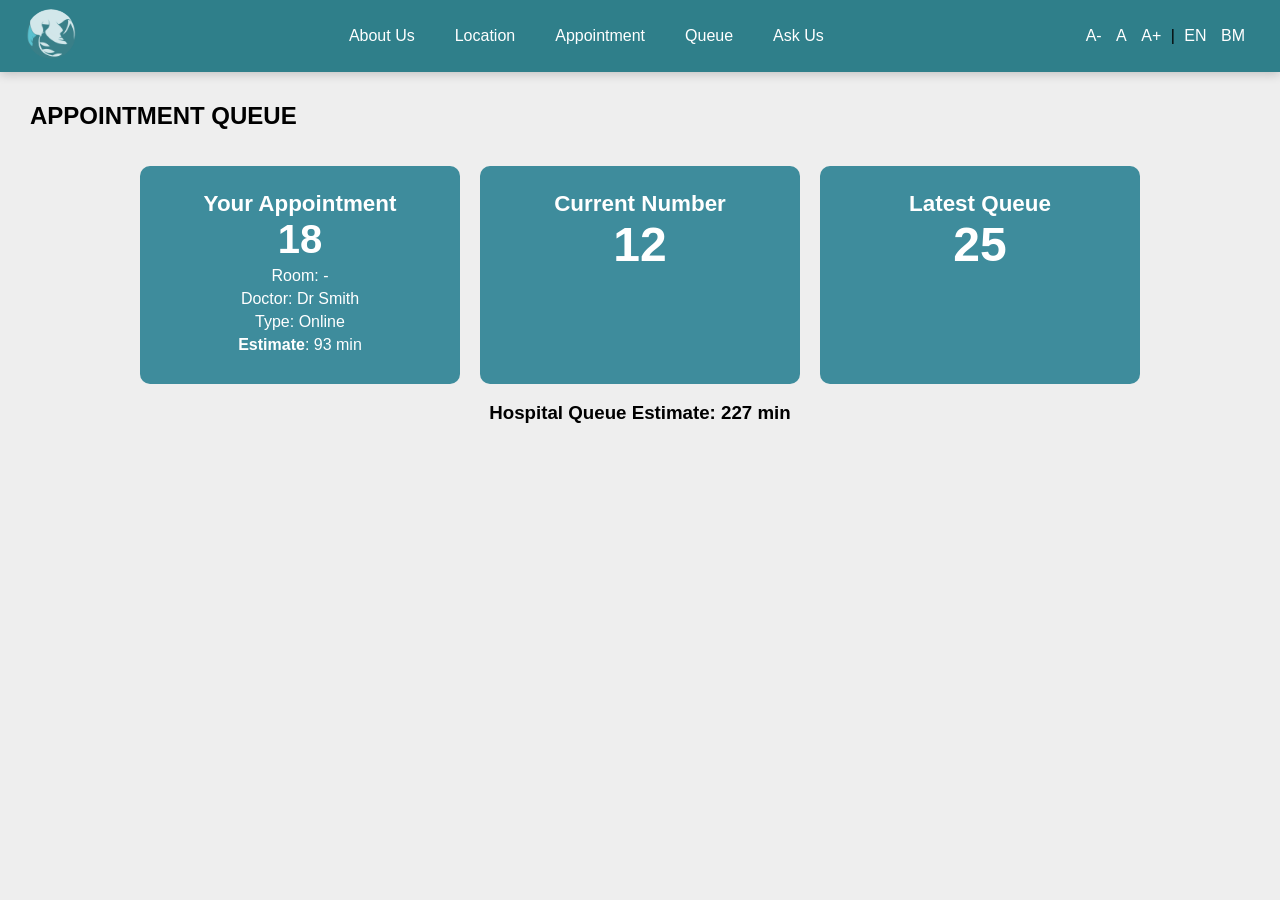
<file: queue.html>
<!DOCTYPE html>
<html lang="en">
<head>
<meta charset="UTF-8">
<title>Queue System</title>

<style>
* {
    margin: 0;
    padding: 0;
    box-sizing: border-box;
}
body {
    font-family: Arial;
    margin: 0;
    background: #eee;
    transition: 0.3s;
}

/* FONT SIZE */
body.small { font-size: 12px; }
body.medium { font-size: 16px; }
body.large { font-size: 20px; }

/* NAVBAR */
.navbar {
               position: sticky;
               top: 0;
               z-index: 1000;

               background: #2f7f8a;
               padding: 15px 30px;

               display: flex;
              justify-content: space-between;
                 align-items: center;

                 width: 100%;

                 box-shadow: 0 2px 10px rgba(0,0,0,0.2);
            }

            .logo {
                width: 42px;
                height: 42px;
               margin-right: 20px;

                display: flex;
                align-items: center;
                justify-content: center;
            }

            .logo img{
                width: 50px;
                height: 50px;
                object-fit: cover;
                border-radius: 50%;
            }

            .logo img:hover{
                transform: scale(1.05);
                transition: 0.2s;
            }

.menu {
    display: flex;
    gap: 40px;
}

.menu a {
    color: white;
    text-decoration: none;
}

.menu a:hover {
    color: #ffd700;
    border-bottom: 2px solid #ffd700;
}

.right span {
    color: white;
    margin: 0 5px;
    cursor: pointer;
}

.right span:hover {
    color: #ffd700;
}

/* CONTENT */
.content {
    padding: 30px;
}

/* FLEX */
.flex {
    display: flex;
    gap: 20px;
    justify-content: center;
    flex-wrap: wrap;
}

/* BOX */
.box {
    background: #3e8c9c;
    color: white;
    padding: 25px;
    border-radius: 10px;
    flex: 1;
    min-width: 250px;
    max-width: 320px;
    text-align: center;
}

/* TEXT SIZE (USE em so ikut font) */
.box h3 {
    font-size: 1.4em;
}

.big-number {
    font-size: 3em;
    font-weight: bold;
}

.your-number {
    font-size: 2.5em;
    font-weight: bold;
}

.info {
    margin: 5px 0;
}
</style>
</head>

<body class="medium">

<!-- NAVBAR -->
<div class="navbar">
    <div class="logo">
    <a href="index.html">
        <img src="img/logo.png" alt="To index">
    </a>
</div>

    <div class="menu">
        <a href="index.html#about-us" id="navAbout">About Us</a>
        <a href="location.html" id="navLocation">Location</a>
        <a href="app.html" id="navApp">Appointment</a>
        <a href="queue.html" id="navQueue">Queue</a>
        <a href="askDoctor.html" id="navAsk">Ask Us</a>
    </div>

    <div class="right">
        <span onclick="setFont('small')">A-</span>
        <span onclick="setFont('medium')">A</span>
        <span onclick="setFont('large')">A+</span>
        |
        <span onclick="setLang('en')">EN</span>
        <span onclick="setLang('bm')">BM</span>
    </div>
</div>

<div class="content">

<h2 id="title">APPOINTMENT QUEUE</h2>
<br><br>

<div class="flex">

    <!-- YOUR APPOINTMENT -->
    <div class="box">

        <h3 id="yourTitle">Your Appointment</h3>

        <div id="yourNum" class="your-number"></div>

        <div class="info"><span id="roomLabel">Room</span>: <span id="room"></span></div>
        <div class="info"><span id="doctorLabel">Doctor</span>: Dr Smith</div>
        <div class="info"><span id="typeLabel">Type</span>: <span id="type"></span></div>

        <div class="info"><b id="estimateText">Estimate</b>: <span id="yourEstimate"></span></div>
    </div>

    <!-- CURRENT -->
    <div class="box">
        <h3 id="currentTitle">Current Number</h3>
        <div id="current" class="big-number"></div>
    </div>

    <!-- LATEST -->
    <div class="box">
        <h3 id="latestTitle">Latest Queue</h3>
        <div id="latest" class="big-number"></div>
    </div>

</div>

<br>

<h3 style="text-align:center;" id="hospitalEstimate">
Hospital Queue Estimate: <span id="time"></span>
</h3>

</div>

<script>

// ================= DATA =================
let yourNumber = 18;
let latest = 25;
let appointmentType = "Online"; // Online / Offline

// ================= LIVE QUEUE =================
let startTime = sessionStorage.getItem("queueStartTime");

if(!startTime)
{
    startTime = Date.now();
    sessionStorage.setItem("queueStartTime", startTime);
}

// kira berapa kali 5 saat dah lepas
let passed =
Math.floor((Date.now() - startTime) / 5000);

let current = 12 + passed;

if(current > latest)
{
    current = latest;
}

// SAVE TIME
let hospitalTime = 0;
let userTime = 0;

// ================= FONT =================
function setFont(size)
{
    document.body.className = size;
}

// ================= LANGUAGE =================
const text = {
    en: {
        title: "APPOINTMENT QUEUE",
        your: "Your Appointment",
        currentText: "Current Number",
        latestText: "Latest Queue",
        estimate: "Estimate",
        hospital: "Hospital Queue Estimate",
        room: "Room",
        doctor: "Doctor",
        type: "Type",
        online: "Online",
        offline: "Offline",
        navAbout: "About Us",
        navLocation: "Location",
        navApp: "Appointment",
        navQueue: "Queue",
        navAsk: "Ask Us"
    },

    bm: {
        title: "GILIRAN TEMU JANJI",
        your: "Temu Janji Anda",
        currentText: "Nombor Semasa",
        latestText: "Giliran Terkini",
        estimate: "Anggaran",
        hospital: "Anggaran Masa Hospital",
        room: "Bilik",
        doctor: "Doktor",
        type: "Jenis",
        online: "Dalam Talian",
        offline: "Bersemuka",
        navAbout: "Tentang Kami",
        navLocation: "Lokasi",
        navApp: "Temu Janji",
        navQueue: "Giliran",
        navAsk: "Tanya Kami"
    }
};

let currentLang = "en";

// ================= SET LANGUAGE =================
function setLang(lang)
{
    currentLang = lang;

    document.getElementById("title").innerHTML =
    text[lang].title;

    document.getElementById("yourTitle").innerHTML =
    text[lang].your;

    document.getElementById("currentTitle").innerHTML =
    text[lang].currentText;

    document.getElementById("latestTitle").innerHTML =
    text[lang].latestText;

    document.getElementById("estimateText").innerHTML =
    text[lang].estimate;

    document.getElementById("hospitalEstimate").innerHTML =
    text[lang].hospital + ": <span id='time'></span>";

    document.getElementById("roomLabel").innerHTML =
    text[lang].room;

    document.getElementById("doctorLabel").innerHTML =
    text[lang].doctor;

    document.getElementById("typeLabel").innerHTML =
    text[lang].type;

    document.getElementById("navAbout").innerHTML =
    text[lang].navAbout;

    document.getElementById("navLocation").innerHTML =
    text[lang].navLocation;

    document.getElementById("navApp").innerHTML =
    text[lang].navApp;

    document.getElementById("navQueue").innerHTML =
    text[lang].navQueue;

    document.getElementById("navAsk").innerHTML =
    text[lang].navAsk;

    updateDisplay();
    updateTimeDisplay();
}

// ================= RANDOM TIME =================
function getRandomTime()
{
    return Math.floor(Math.random() * 11) + 10;
}

// ================= CALCULATE =================
function calculateEstimate()
{
    let hospitalWaiting = latest - current;
    hospitalTime = 0;

    for(let i = 0; i < hospitalWaiting; i++)
    {
        hospitalTime += getRandomTime();
    }

    let userWaiting = yourNumber - current;
    userTime = 0;

    for(let i = 0; i < userWaiting; i++)
    {
        userTime += getRandomTime();
    }

    updateTimeDisplay();
}

// ================= DISPLAY TIME =================
function updateTimeDisplay()
{
    document.getElementById("time").innerHTML =
    hospitalTime + " min";

    document.getElementById("yourEstimate").innerHTML =
    userTime + " min";
}

// ================= DISPLAY =================
function updateDisplay()
{
    document.getElementById("yourNum").innerHTML =
    yourNumber;

    document.getElementById("current").innerHTML =
    current;

    document.getElementById("latest").innerHTML =
    latest;

    // ROOM
    if(appointmentType === "Online")
    {
        document.getElementById("room").innerHTML = "-";
    }

    else
    {
        document.getElementById("room").innerHTML = "101";
    }

    // TYPE TRANSLATE
    if(currentLang === "bm")
    {
        document.getElementById("type").innerHTML =
        appointmentType === "Online"
        ? text.bm.online
        : text.bm.offline;
    }

    else
    {
        document.getElementById("type").innerHTML =
        appointmentType;
    }
}

// ================= AUTO UPDATE =================
function autoUpdate()
{
    // recalculation based on real time
    let passed =
    Math.floor((Date.now() - startTime) / 5000);

    current = 12 + passed;

    if(current > latest)
    {
        current = latest;
    }

    updateDisplay();
    calculateEstimate();
}

// INIT
updateDisplay();
calculateEstimate();

setInterval(autoUpdate, 1000);

</script>

</body>
</html>
</file>
<file: index.css>
*{
margin:0;
padding:0;
box-sizing:border-box;
}

body.small { font-size: 12px; }
body.medium { font-size: 16px; }
body.large { font-size: 20px; }

body{
margin:0;
font-family: Arial;
transition: font-size 0.3s ease;
overflow-x:hidden;
}

/* NAVBAR */
.navbar {
    position: sticky;
    top: 0;
    z-index: 1000;

    background: #2f7f8a;
    padding: 15px 30px;

    display: flex;
    justify-content: space-between;
    align-items: center;
    flex-wrap: wrap;

    width: 100%;
    box-shadow: 0 2px 10px rgba(0,0,0,0.2);
}

.logo {
    width: 42px;
    height: 42px;
    margin-right: 20px;

    display: flex;
    align-items: center;
    justify-content: center;
}

.logo img{
    width: 50px;
    height: 50px;
    object-fit: cover;
    border-radius: 50%;
}

.logo img:hover{
    transform: scale(1.05);
    transition: 0.2s;
}

.menu {
    display: flex;
    gap: 25px;
    flex-wrap: wrap;
}

.menu a {
    color: white;
    text-decoration: none;
    font-size: 1rem;
}

.menu a:hover {
    color: #ffd700;
    border-bottom: 2px solid #ffd700;
}

.right {
    margin-top: 5px;
}

.right span {
    color: white;
    margin: 0 5px;
    cursor: pointer;
}

.right span:hover {
    color: #ffd700;
}

/* index */
#mainhomepage {
    background-image: url(img/bannerbesar.jpg);
    background-size: cover;
    background-position: center;
    background-repeat: no-repeat;

    min-height: 100vh;

    display:flex;
    justify-content:flex-start;
    align-items:center;

    padding: 40px 60px;
}

.texthomepg {
    color: antiquewhite;
    font-family: Arial, Helvetica, sans-serif;
}

.texthomepg h1{
    font-size: clamp(2rem, 6vw, 4rem);
}

.texthomepg p{
    font-size: clamp(1rem, 2vw, 1.5rem);
}

/* BUTTON */
#buttonreq{
    border: none;
    background-color: #fff2e8;
    padding: 10px 18px;
    cursor: pointer;
    border-radius: 8px;
    margin-top: 15px;
}

#buttonreq a{
    text-decoration:none;
    color:black;
}

#buttonreq:hover {
    background-color: #ffd7bd;
}

/* ABOUT */
#about-us {
    background-image: url(img/aboutusbg.png);
    background-position: center;
    background-size:cover;
    background-repeat:no-repeat;

    min-height: 100vh;
    padding: 60px 30px;
}

#about-us h1{
    text-align:center;
    margin-bottom:30px;
}

.team {
    display: grid;
    grid-template-columns: repeat(3, 1fr);
    gap: 20px;
}

.box {
    background: white;
    padding: 20px;
    border-radius: 15px;
    text-align: center;

    box-shadow: 5px 5px 12px rgba(0, 0, 0, 0.25);
}

.box img {
    width: 100%;
    max-width: 200px;
    height: auto;

    border-radius: 10%;
    margin-bottom: 20px;
}

/* ========================= */
/* TABLET */
/* ========================= */
@media (max-width: 992px){

    .navbar{
        padding:15px;
    }

    .menu{
        gap:15px;
    }

    .team{
        grid-template-columns: repeat(2,1fr);
    }

    #mainhomepage{
        padding:40px;
    }
}

/* ========================= */
/* PHONE */
/* ========================= */
@media (max-width: 600px){

    .navbar{
        flex-direction: column;
        align-items: center;
        gap:15px;
    }

    .menu{
        justify-content:center;
        text-align:center;
    }

    .right{
        margin-top:10px;
    }

    #mainhomepage{
        justify-content:center;
        text-align:center;
        padding:20px;
    }

    .team{
        grid-template-columns:1fr;
    }

    .box{
        margin:0;
    }
}
</file>
<file: app.css>
*                       {margin:0;
                        padding:0;
                        box-sizing:border-box;}

body                    {font-family:Arial;
                        background: #eee;}

.small-text             {font-size:12px;}

.medium-text            {font-size:16px;}

.large-text             {font-size:20px;}

.resizable              {transition:font-size 0.3s ease;}

/* ===== NAVBAR ===== */
.navbar                 {position:sticky;
                        top:0;
                        z-index:1000;
                        width:100%;
                        display:flex;
                        justify-content:space-between;
                        align-items:center;
                        padding:15px 30px;
                        background:#2f7f8a;
                        box-shadow:0 2px 10px rgba(0,0,0,0.2);}

.logo                   {width:42px;
                        height:42px;
                        display:flex;
                        justify-content:center;
                        align-items:center;
                        margin-right:20px;}

.logo img               {width:50px;
                        height:50px;
                        object-fit:cover;
                        border-radius:50%;}

.logo img:hover         {transform:scale(1.05);
                        transition:0.2s;}

.menu                   {display:flex;
                        gap:40px;}

.menu a                 {color:white;
                        text-decoration:none;}

.menu a:hover           {color:#ffd700;
                        border-bottom:2px solid #ffd700;}

.right span             {color:white;
                        margin:0 5px;
                        cursor:pointer;}

.right span:hover       {color:#ffd700;}

/* ===== MAIN CONTENT ===== */
#content                {transition:font-size 0.3s ease;}

.bottom                 {display:flex;
                        justify-content:center;
                        align-items:flex-start;
                        flex-wrap:wrap;
                        gap:40px;}

/* ===== DOCTOR SECTION ===== */
#filter                 {padding:8px;
                        margin-bottom:20px;}

#doctorList             {display:flex;
                        justify-content:center;
                        flex-wrap:wrap;
                        gap:20px;
                        margin-bottom:40px;}

.container              {width:300px;
                        margin:20px;
                        text-align:center;
                        background:#2f7f8a;
                        transition:0.2s;}

.container:hover        {transform:scale(1.03);}

.container h3,
.container p            {color:white;}

.doc_img                {margin-top:20px;
                        margin-bottom:20px;
                        border:1px solid darkgray;}

.selectedDoctor         {background-color:rgb(75,185,189);
                        transform:scale(1.05);
                        transition:0.2s;}

/* ===== CALENDAR ===== */
.calendar               {width:600px;
                        padding:10px;
                        text-align:center;
                        color:white;
                        background:rgb(41,149,168);
                        border-radius:10px;}

.header                 {display:flex;
                        justify-content:center;
                        align-items:center;
                        gap:20px;}

.days,.dates            {display:grid;
                        grid-template-columns:repeat(7,1fr);}

.dates div              {padding:10px;
                        margin:2px;
                        cursor:pointer;
                        background:rgb(158,191,206);
                        border-radius:5px;}

.dates div:hover        {background-color:rgb(118,164,190)!important;}

.empty                  {pointer-events:none;
                        cursor:not-allowed;
                        background:#ddd;
                        border-radius:5px;}

.selected               {background-color:rgb(96,147,206)!important;
                        border-radius:5px;}

/* ===== FORM ===== */
form                    {width:450px;
                        padding:20px;
                        margin-top:20px;
                        text-align:center;
                        background:rgb(171,196,224);
                        border:2px solid black;
                        border-radius:10px;}

input[type="text"],
input[type="email"],
input[type="date"]      {width:80%;
                        padding:8px;
                        margin:10px 0;
                        border:1px solid #ccc;
                        border-radius:4px;}

input[type="submit"]    {padding:8px 15px;
                        border-radius:4px;
                        cursor:pointer;}

.radio-group            {display:flex;
                        justify-content:center;
                        gap:20px;
                        flex-wrap:nowrap;
                        margin:10px 0;}

.radio-group label      {display:flex;
                        align-items:center;
                        gap:5px;
                        cursor:pointer;}

#successMsg             {color:green;
                        font-weight:bold;}
</file>
<file: homepage.css>
*{
margin:0;
padding:0;
box-sizing:border-box;
}

body.small { font-size: 12px; }
body.medium { font-size: 16px; }
body.large { font-size: 20px; }

body{
margin:0;
font-family: Arial;
transition: font-size 0.3s ease;
overflow-x:hidden;
}

/* NAVBAR */
.navbar {
    position: sticky;
    top: 0;
    z-index: 1000;

    background: #2f7f8a;
    padding: 15px 30px;

    display: flex;
    justify-content: space-between;
    align-items: center;
    flex-wrap: wrap;

    width: 100%;
    box-shadow: 0 2px 10px rgba(0,0,0,0.2);
}

.logo {
    width: 42px;
    height: 42px;
    margin-right: 20px;

    display: flex;
    align-items: center;
    justify-content: center;
}

.logo img{
    width: 50px;
    height: 50px;
    object-fit: cover;
    border-radius: 50%;
}

.logo img:hover{
    transform: scale(1.05);
    transition: 0.2s;
}

.menu {
    display: flex;
    gap: 25px;
    flex-wrap: wrap;
}

.menu a {
    color: white;
    text-decoration: none;
    font-size: 1rem;
}

.menu a:hover {
    color: #ffd700;
    border-bottom: 2px solid #ffd700;
}

.right {
    margin-top: 5px;
}

.right span {
    color: white;
    margin: 0 5px;
    cursor: pointer;
}

.right span:hover {
    color: #ffd700;
}

/* HOMEPAGE */
#mainhomepage {
    background-image: url(img/bannerbesar.jpg);
    background-size: cover;
    background-position: center;
    background-repeat: no-repeat;

    min-height: 100vh;

    display:flex;
    justify-content:flex-start;
    align-items:center;

    padding: 40px 60px;
}

.texthomepg {
    color: antiquewhite;
    font-family: Arial, Helvetica, sans-serif;
}

.texthomepg h1{
    font-size: clamp(2rem, 6vw, 4rem);
}

.texthomepg p{
    font-size: clamp(1rem, 2vw, 1.5rem);
}

/* BUTTON */
#buttonreq{
    border: none;
    background-color: #fff2e8;
    padding: 10px 18px;
    cursor: pointer;
    border-radius: 8px;
    margin-top: 15px;
}

#buttonreq a{
    text-decoration:none;
    color:black;
}

#buttonreq:hover {
    background-color: #ffd7bd;
}

/* ABOUT */
#about-us {
    background-image: url(img/aboutusbg.png);
    background-position: center;
    background-size:cover;
    background-repeat:no-repeat;

    min-height: 100vh;
    padding: 60px 30px;
}

#about-us h1{
    text-align:center;
    margin-bottom:30px;
}

.team {
    display: grid;
    grid-template-columns: repeat(3, 1fr);
    gap: 20px;
}

.box {
    background: white;
    padding: 20px;
    border-radius: 15px;
    text-align: center;

    box-shadow: 5px 5px 12px rgba(0, 0, 0, 0.25);
}

.box img {
    width: 100%;
    max-width: 200px;
    height: auto;

    border-radius: 10%;
    margin-bottom: 20px;
}

/* ========================= */
/* TABLET */
/* ========================= */
@media (max-width: 992px){

    .navbar{
        padding:15px;
    }

    .menu{
        gap:15px;
    }

    .team{
        grid-template-columns: repeat(2,1fr);
    }

    #mainhomepage{
        padding:40px;
    }
}

/* ========================= */
/* PHONE */
/* ========================= */
@media (max-width: 600px){

    .navbar{
        flex-direction: column;
        align-items: center;
        gap:15px;
    }

    .menu{
        justify-content:center;
        text-align:center;
    }

    .right{
        margin-top:10px;
    }

    #mainhomepage{
        justify-content:center;
        text-align:center;
        padding:20px;
    }

    .team{
        grid-template-columns:1fr;
    }

    .box{
        margin:0;
    }
}
</file>
<file: location.css>
*{
margin:0;
padding:0;
box-sizing:border-box;
}

body{
margin:0;
font-family: Arial;
}

.navbar {
    background: #2f7f8a;
    padding: 15px;
    display: flex;
    align-items: center;
    position: sticky;
    top: 0;
    z-index: 1000;
}

.navbar a {
    color: white;
    text-decoration: none;
    padding: 10px;
    margin: 0;
}

.logo {
    width: 40px;
    height: 40px;
    border-radius: 50%;
    margin-right: 20px;
}

.logo:hover{
  background-color:#245e66;
}

.lang {
    margin-left: auto;
    color: white;
}

.list:hover {
  background-color:#245e66;
}
/*navi bar styling*/




/* Page background */
.location-page {
  min-height: 100vh;
  padding: 30px 60px;
  background-color: rgb(195, 252, 252);
}

/* Top filter area */
.top-section {
  display: flex;
  justify-content: space-between;
  align-items: center;
  margin-bottom: 25px;
}

.filter label {
  font-size: 18px;
  margin-right: 10px;
}

.filter select {
  width: 180px;
  padding: 10px;
  border: none;
  background-color: #e8e8e8;
  font-size: 16px;
}

/* Legend */
.legend {
  display: flex;
  gap: 18px;
  font-size: 16px;
}

.legend span {
  display: flex;
  align-items: center;
  gap: 5px;
}

/* Status dots */
.dot {
  display: inline-block;
  width: 22px;
  height: 22px;
  border-radius: 50%;
  vertical-align: middle;
}

.red {
  background-color: #e51d1d;
}

.yellow {
  background-color: #ffe04b;
}

.green {
  background-color: #15995b;
}

/* Hospital cards layout */
.hospital-container {
  display: grid;
  grid-template-columns: repeat(2, 1fr);
  gap: 30px 55px;
}

/* Individual hospital card */
.hospital-card {
  background-color: white;
  border-radius: 18px;
  padding: 12px;
  display: flex;
  align-items: center;
  gap: 18px;
  box-shadow: 5px 5px 12px rgba(0, 0, 0, 0.25);
}

.hospital-card img {
  width: 90px;
  height: 85px;
  object-fit: cover;
  border-radius: 8px;
}

.hospital-info h2 {
  font-size: 18px;
  margin-bottom: 8px;
}

.hospital-info p {
  font-size: 15px;
  margin-bottom: 8px;
}

.hospital-info button {
  border: none;
  background-color: #fff2e8;
  padding: 7px 12px;
  cursor: pointer;
}

.hospital-info button:hover {
  background-color: #ffd7bd;
}

/* Responsive for smaller screens */
@media screen and (max-width: 768px) {
  .hospital-container {
    grid-template-columns: 1fr;
  }

  .top-section {
    flex-direction: column;
    align-items: flex-start;
    gap: 20px;
  }

  .navigator ul {
    flex-wrap: wrap;
  }
}
</file>
